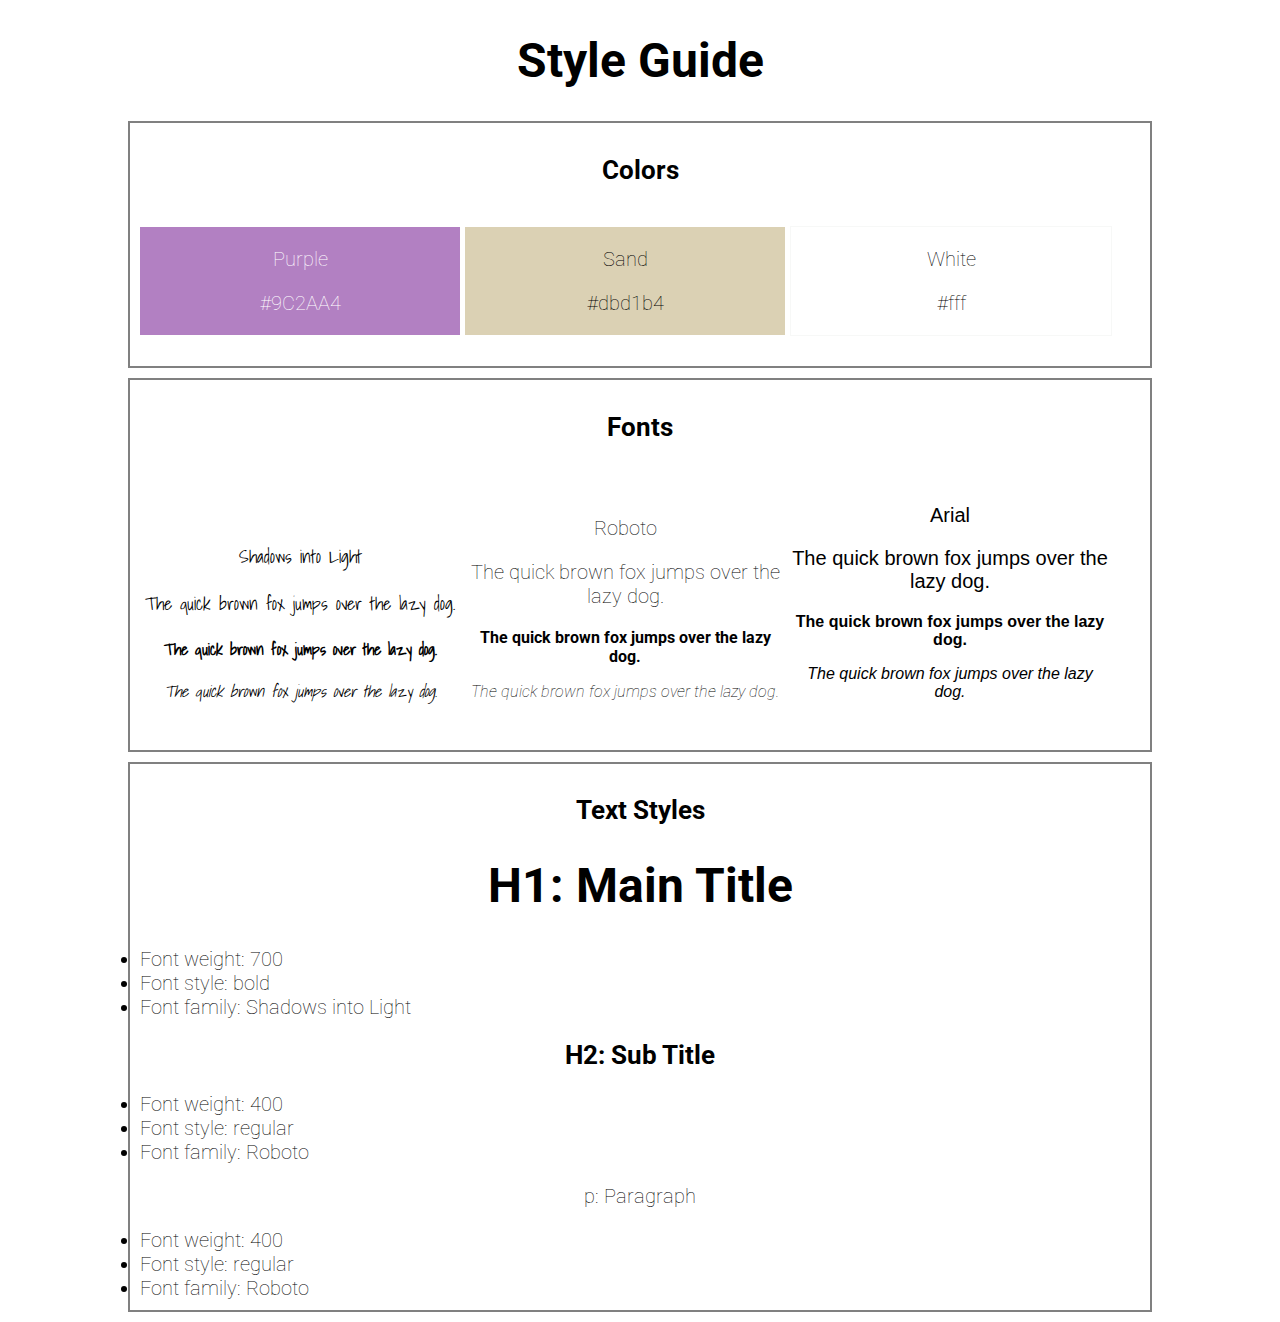
<file: styleguide.html>
<!DOCTYPE html>

<html>
    <head>
        <meta charset="UTF-8">
        <meta name="viewport" content="width=device-width, initial-scale=1.0">
        <link rel="stylesheet" href="styles.css" />
        <title>My Style Guide</title>
        <style>
            @import url('https://fonts.googleapis.com/css2?family=Roboto:ital,wght@0,400;0,700;1,400&family=Shadows+Into+Light&display=swap');
          </style>
    </head>
    <body>
        <h1>
            Style Guide
        </h1>
        <div class="container">
           <h2>Colors</h2>
            <div class="color-container">
              <div class="color-panel amethyst">
                 <p class="color-label">Purple</p>
                 <p class="color-hex">#9C2AA4</p>
                </div>
                <div class="color-panel sand">
                <p class="color-label">Sand</p>
                <p class="color-hex">#dbd1b4</p>
             </div>
             <div class="color-panel white">
                <p class="color-label">White</p>
                <p class="color-hex">#fff</p>
             </div>
            </div>
        </div>
        <div>
            <div class="container">
                <h2>Fonts</h2>
                <div class="font-container">
                    <div class="font-panel">
                        <p class="shadows-into-light">Shadows into Light</p>
                        <p class="regular shadows-into-light"> The quick brown fox jumps over the lazy dog.</p>
                        <p class="bold shadows-into-light">The quick brown fox jumps over the lazy dog.</p>
                        <p class="italic shadows-into-light">The quick brown fox jumps over the lazy dog.</p>
                    </div>
                    <div class="font-panel roboto">
                        <p class="font-label">Roboto</p>
                        <p class="regular roboto"> The quick brown fox jumps over the lazy dog.</p>
                        <p class="bold roboto">The quick brown fox jumps over the lazy dog.</p>
                        <p class="italic roboto">The quick brown fox jumps over the lazy dog.</p>
                    </div>
                    <div class="font-panel arial">
                        <p class="font-label">Arial</p>
                        <p class="regular arial"> The quick brown fox jumps over the lazy dog.</p>
                        <p class="bold arial">The quick brown fox jumps over the lazy dog.</p>
                        <p class="italic arial">The quick brown fox jumps over the lazy dog.</p>
                    </div>
                </div>
                <div>
            </div>
        </div>
        <div class="container">
            <h2>Text Styles</h2>
            <div class="text-container">
                <div class="text-panel">
                    <h1>H1: Main Title</h1>
                        <li>Font weight: 700</li>
                        <li>Font style: bold</li>
                        <li>Font family: Shadows into Light</li>
                </div>
                <div class="text-panel">
                    <h2>H2: Sub Title</h2>
                        <li>Font weight: 400</li>
                        <li>Font style: regular</li>
                        <li>Font family: Roboto</li>
                </div>
                <div class="text-panel">
                    <p class="paragraph">p: Paragraph</p>
                        <li>Font weight: 400</li>
                        <li>Font style: regular</li>
                        <li>Font family: Roboto</li>
                </div>
            </div>
    </body>

</html>
</file>
<file: styles.css>
body {
    font-size: 20px;
    font-family: 'Roboto', sans-serif;
    font-weight: 100; 
    margin: 0 10%;
}

header{
    font-size:20px;
    font-weight: 100;
    text-align: center;
}

h1{
    text-align:center;
    Font-size: 48px;
}

h2 {
    text-align:center;
    font-size: 26px;
}

div{
    display: block;
}

p {
    display: block;
    margin-block-start: 1em;
    margin-block-end: 1em;
    margin-inline-start: 0px;
    margin-inline-end: 0px;
}

li{
    text-align: left;
}

.container{
    border: 2px solid grey;
    padding: 10px;
    margin: 10px auto;
}

.color-container{
    width: 100%;
}

.color-panel {
    display: inline-block;
    width: 32%;
    text-align: center;
    margin: 20px auto;
    min-height: 100px;
}

.amethyst{
    background-color:#b280c2;
    color: #fff;
}

.sand {
    background-color: #dbd1b4;
    color: #000;
}

.white{
    background-color: #fff;
    color:#000;
    border: 1px solid #f7f8f7;
}

.font-panel {
    display: inline-block;
    width: 32%;
    text-align: center;
    margin: 20px auto;
    min-height: 100px;
}


.shadows-into-light{
    font-family: 'Shadows Into Light', cursive;
    font-size: large;
}

.roboto{
    font-family: 'Roboto', sans-serif;}

.arial{
    font-family: Arial, Helvetica, sans-serif;
}

.bold {
    font-weight:700;
    font-size: medium;
}

.italic {
    font-style: italic;
    font-size: medium;
}


.paragraph{
    text-align: center;
}
</file>
